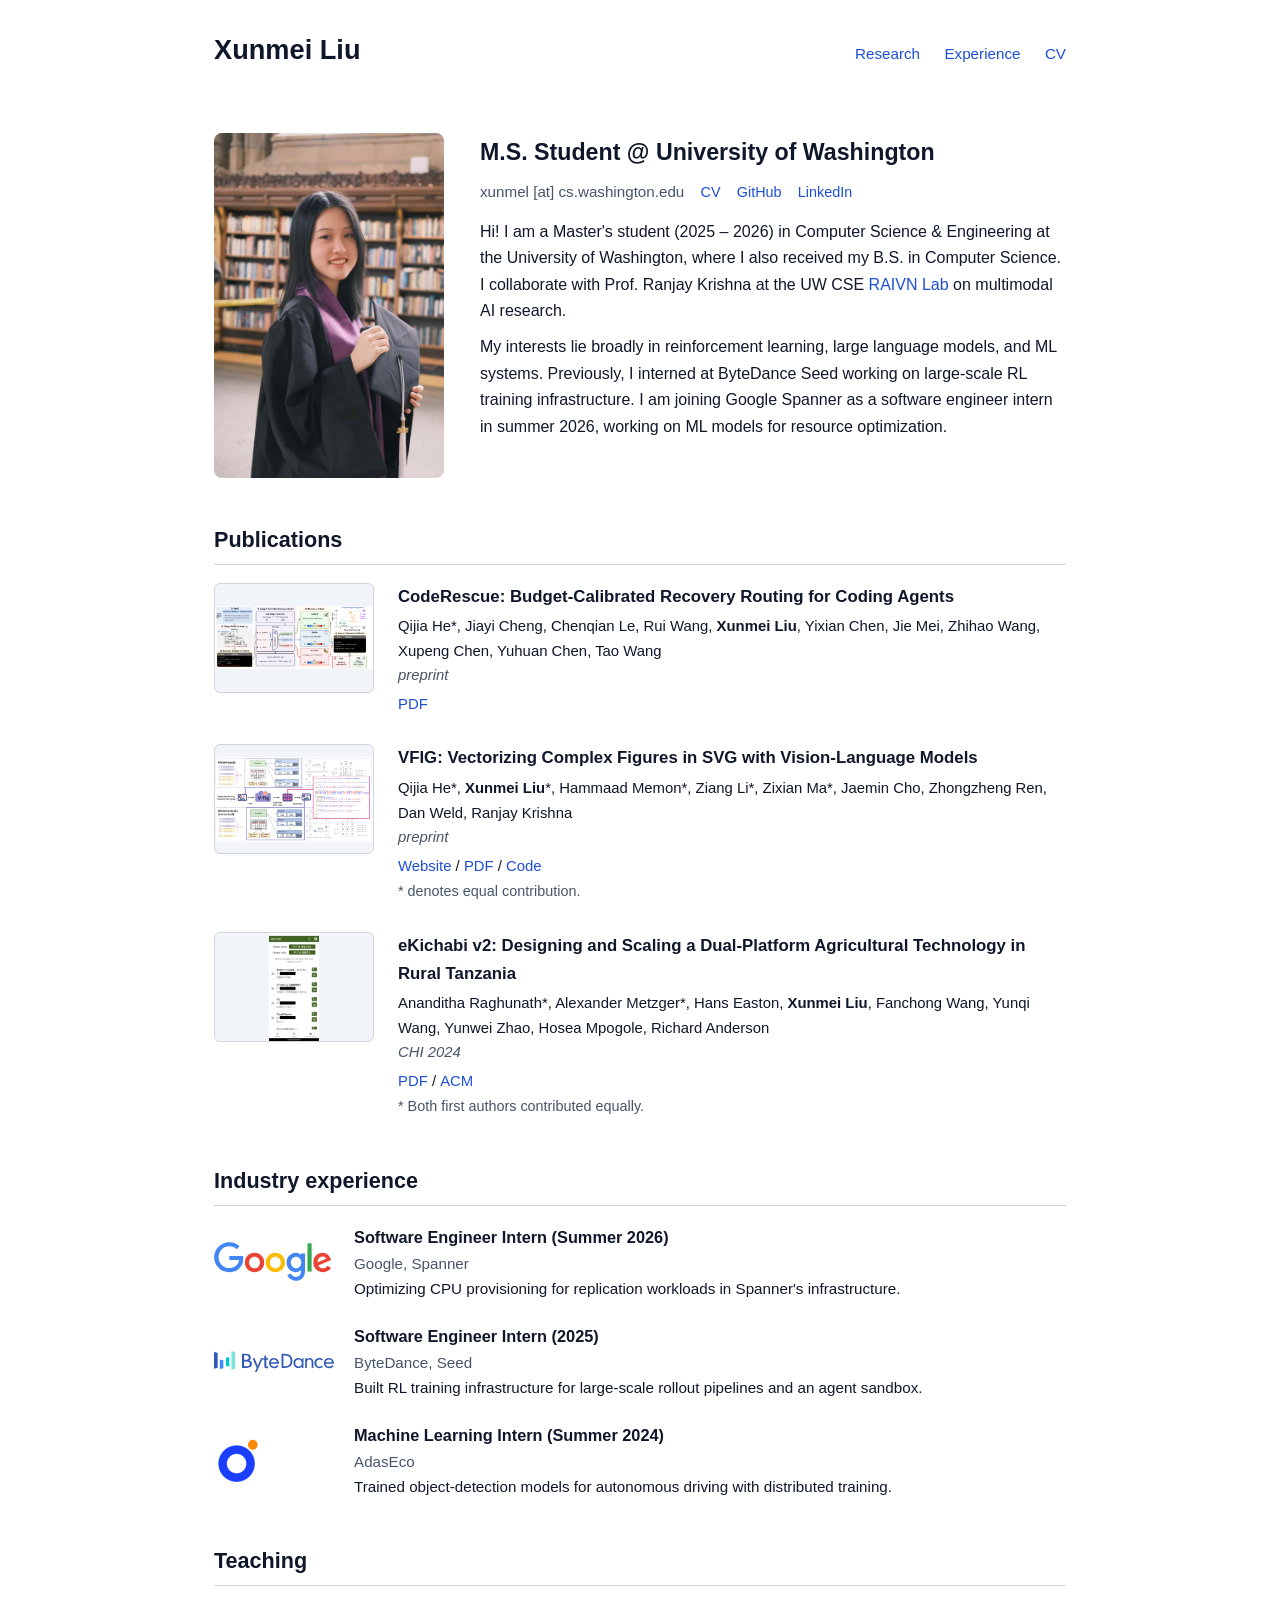
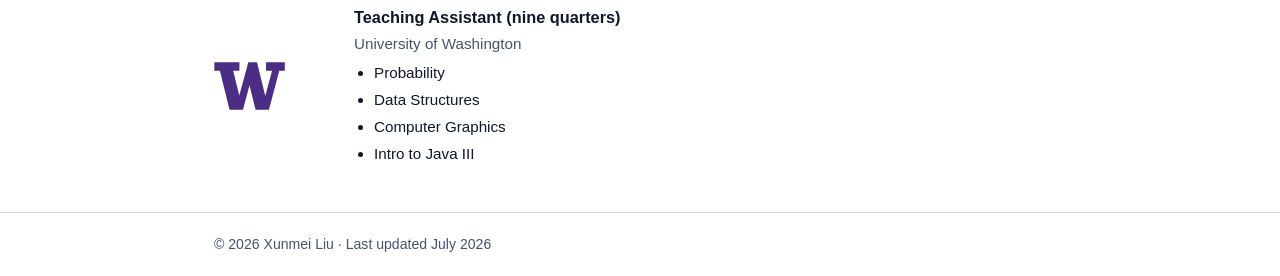
<file: index.html>
<!DOCTYPE html>
<html lang="en">
<head>
  <meta charset="UTF-8" />
  <meta name="viewport" content="width=device-width, initial-scale=1.0" />
  <title>Xunmei (May) Liu</title>
  <meta name="description" content="Xunmei (May) Liu — M.S. student in Computer Science at the University of Washington. Research in reinforcement learning, large language models, and ML systems." />
  <link rel="canonical" href="https://xunmei-liu.github.io/" />

  <!-- Open Graph / social preview -->
  <meta property="og:type" content="website" />
  <meta property="og:title" content="Xunmei (May) Liu" />
  <meta property="og:description" content="M.S. student in Computer Science at the University of Washington. Research in reinforcement learning, large language models, and ML systems." />
  <meta property="og:url" content="https://xunmei-liu.github.io/" />
  <meta property="og:image" content="https://xunmei-liu.github.io/assets/img/profile.jpg" />
  <meta name="twitter:card" content="summary" />

  <!-- Structured data: identify the person for search engines -->
  <script type="application/ld+json">
  {
    "@context": "https://schema.org",
    "@type": "Person",
    "name": "Xunmei Liu",
    "alternateName": "Xunmei (May) Liu",
    "url": "https://xunmei-liu.github.io/",
    "image": "https://xunmei-liu.github.io/assets/img/profile.jpg",
    "email": "xunmel@cs.washington.edu",
    "jobTitle": "M.S. Student in Computer Science",
    "affiliation": {
      "@type": "CollegeOrUniversity",
      "name": "University of Washington"
    },
    "alumniOf": {
      "@type": "CollegeOrUniversity",
      "name": "University of Washington"
    },
    "sameAs": [
      "https://github.com/Xunmei-liu",
      "https://www.linkedin.com/in/xunmei-liu/"
    ]
  }
  </script>

  <link rel="stylesheet" href="assets/css/style.css" />
</head>
<body>
  <header class="site-header">
    <div class="container header-inner">
      <a class="site-name" href="#">Xunmei Liu</a>
      <nav class="site-nav">
        <a href="#publications">Research</a>
        <a href="#experience">Experience</a>
        <a href="cv.html">CV</a>
      </nav>
    </div>
  </header>

  <main class="container">
    <!-- ===================== Intro ===================== -->
    <section class="intro">
      <img class="profile-photo" src="assets/img/profile.jpg" alt="Photo of Xunmei Liu" />
      <div class="intro-text">
        <h1>M.S. Student @ University of Washington</h1>
        <p class="contact-line">
          xunmel [at] cs.washington.edu
          <!-- TODO: replace # with your real profile links -->
          <a class="icon-link" href="cv.html" title="CV">CV</a>
          <a class="icon-link" href="https://github.com/Xunmei-liu" title="GitHub">GitHub</a>
          <a class="icon-link" href="https://www.linkedin.com/in/xunmei-liu/" title="LinkedIn">LinkedIn</a>
          <!-- TODO: add your Google Scholar URL if you have one, then uncomment -->
          <!-- <a class="icon-link" href="#" title="Google Scholar">Scholar</a> -->
        </p>
        <p>
          Hi! I am a Master's student (2025 – 2026) in Computer Science &amp; Engineering at the
          University of Washington, where I also received my B.S. in Computer Science.
          I collaborate with Prof. Ranjay Krishna at the UW CSE
          <a href="https://raivn.cs.washington.edu/">RAIVN Lab</a> on multimodal AI research.
        </p>
        <p>
          My interests lie broadly in reinforcement learning, large language models, and
          ML systems. Previously, I interned at ByteDance Seed working on
          large-scale RL training infrastructure. I am joining Google Spanner as a software
          engineer intern in summer 2026, working on ML models for resource optimization.
        </p>
      </div>
    </section>

    <!-- ===================== Publications ===================== -->
    <section id="publications">
      <h2>Publications</h2>

      <div class="pub">
        <img class="pub-thumb" src="assets/img/coderescue.png" alt="CodeRescue teaser figure" />
        <div class="pub-body">
          <h3>CodeRescue: Budget-Calibrated Recovery Routing for Coding Agents</h3>
          <p class="pub-authors">
            Qijia He*, Jiayi Cheng, Chenqian Le, Rui Wang, <b>Xunmei Liu</b>, Yixian Chen,
            Jie Mei, Zhihao Wang, Xupeng Chen, Yuhuan Chen, Tao Wang
          </p>
          <p class="pub-venue">preprint</p>
          <p class="pub-links">
            <a href="https://arxiv.org/abs/2607.19338">PDF</a>
          </p>
        </div>
      </div>

      <div class="pub">
        <img class="pub-thumb" src="assets/img/vfig_teaser.png" alt="VFIG teaser figure" />
        <div class="pub-body">
          <h3>VFIG: Vectorizing Complex Figures in SVG with Vision-Language Models</h3>
          <p class="pub-authors">
            Qijia He*, <b>Xunmei Liu</b>*, Hammaad Memon*, Ziang Li*, Zixian Ma*, Jaemin Cho,
            Zhongzheng Ren, Dan Weld, Ranjay Krishna
          </p>
          <p class="pub-venue">preprint</p>
          <p class="pub-links">
            <a href="https://vfig-proj.github.io/">Website</a> /
            <a href="https://arxiv.org/abs/2603.24575">PDF</a> /
            <a href="https://github.com/RAIVNLab/VFig">Code</a>
          </p>
          <p class="pub-note">* denotes equal contribution.</p>
        </div>
      </div>

      <div class="pub">
        <img class="pub-thumb" src="assets/img/ekichabi.png" alt="eKichabi v2 app screenshot" />
        <div class="pub-body">
          <h3>eKichabi v2: Designing and Scaling a Dual-Platform Agricultural Technology in Rural Tanzania</h3>
          <p class="pub-authors">
            Ananditha Raghunath*, Alexander Metzger*, Hans Easton, <b>Xunmei Liu</b>,
            Fanchong Wang, Yunqi Wang, Yunwei Zhao, Hosea Mpogole, Richard Anderson
          </p>
          <p class="pub-venue">CHI 2024</p>
          <p class="pub-links">
            <a href="https://arxiv.org/abs/2403.09980">PDF</a> /
            <a href="https://dl.acm.org/doi/full/10.1145/3613904.3642099">ACM</a>
          </p>
          <p class="pub-note">* Both first authors contributed equally.</p>
        </div>
      </div>
    </section>

    <!-- ===================== Experience ===================== -->
    <section id="experience">
      <h2>Industry experience</h2>

      <div class="job">
        <img class="job-logo" src="assets/img/logo_google.svg" alt="Google logo" />
        <div class="job-body">
          <p class="job-title">Software Engineer Intern (Summer 2026)</p>
          <p class="job-group">Google, Spanner</p>
          <p class="job-desc">Optimizing CPU provisioning for replication workloads in Spanner's infrastructure.</p>
        </div>
      </div>

      <div class="job">
        <img class="job-logo" src="assets/img/logo_bytedance.svg" alt="ByteDance logo" />
        <div class="job-body">
          <p class="job-title">Software Engineer Intern (2025)</p>
          <p class="job-group">ByteDance, Seed</p>
          <p class="job-desc">Built RL training infrastructure for large-scale rollout pipelines and an agent sandbox.</p>
        </div>
      </div>

      <div class="job">
        <img class="job-logo job-logo--square" src="assets/img/logo_adaseco_sq.png" alt="AdasEco logo" />
        <div class="job-body">
          <p class="job-title">Machine Learning Intern (Summer 2024)</p>
          <p class="job-group">AdasEco</p>
          <p class="job-desc">Trained object-detection models for autonomous driving with distributed training.</p>
        </div>
      </div>
    </section>

    <!-- ===================== Teaching ===================== -->
    <section id="teaching">
      <h2>Teaching</h2>
      <div class="job">
        <img class="job-logo job-logo--square" src="assets/img/logo_uw.svg" alt="University of Washington logo" />
        <div class="job-body">
          <p class="job-title">Teaching Assistant (nine quarters)</p>
          <p class="job-group">University of Washington</p>
          <ul class="course-list">
            <li>Probability</li>
            <li>Data Structures</li>
            <li>Computer Graphics</li>
            <li>Intro to Java III</li>
          </ul>
        </div>
      </div>
    </section>
  </main>

  <footer class="site-footer">
    <div class="container">
      <p>© 2026 Xunmei Liu · Last updated July 2026</p>
    </div>
  </footer>
</body>
</html>
</file>
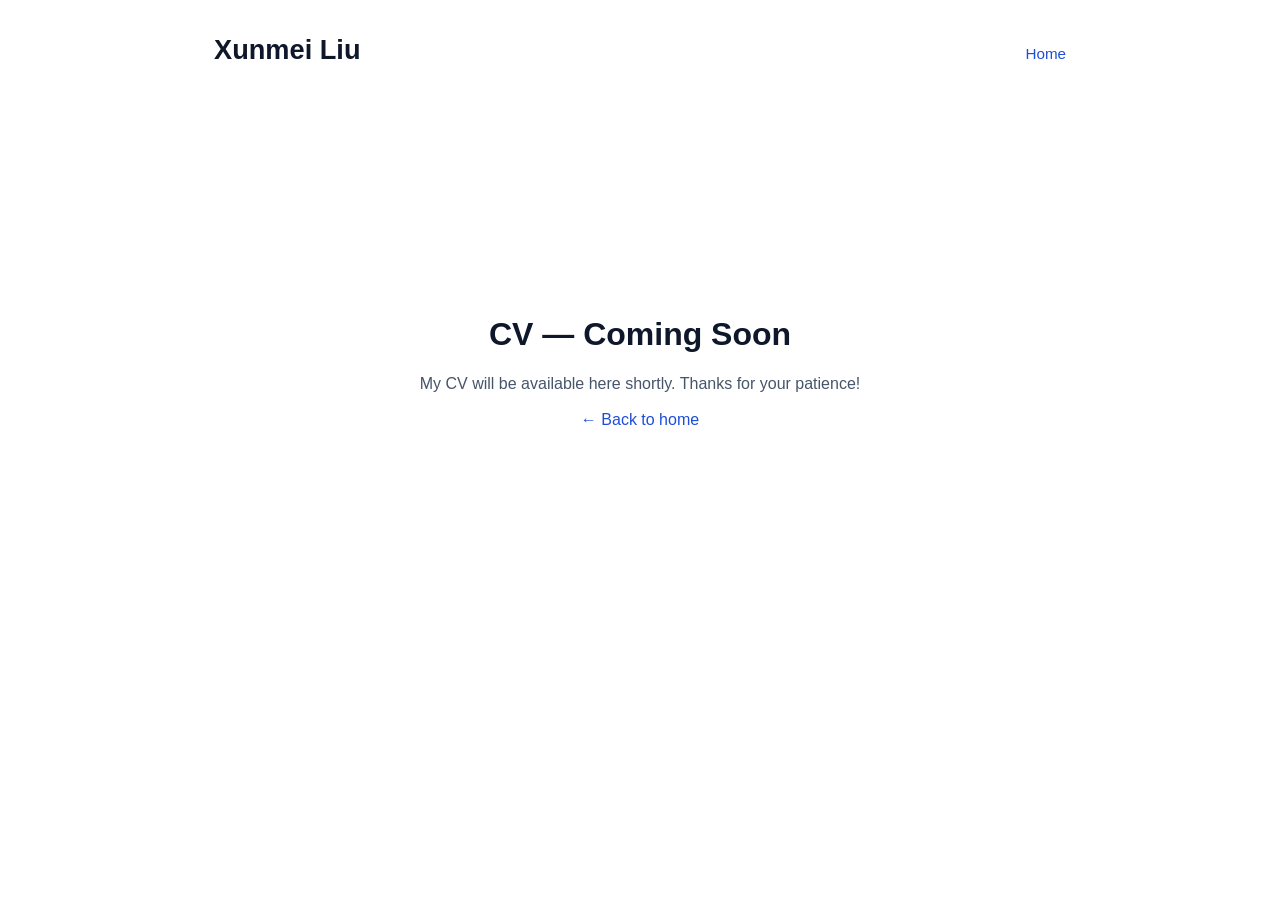
<file: cv.html>
<!DOCTYPE html>
<html lang="en">
<head>
  <meta charset="UTF-8" />
  <meta name="viewport" content="width=device-width, initial-scale=1.0" />
  <title>CV — Coming Soon · Xunmei Liu</title>
  <link rel="stylesheet" href="assets/css/style.css" />
  <style>
    .coming-soon {
      min-height: 60vh;
      display: flex;
      flex-direction: column;
      align-items: center;
      justify-content: center;
      text-align: center;
      gap: 10px;
    }
    .coming-soon h1 { font-size: 2rem; }
    .coming-soon p { color: var(--muted); }
  </style>
</head>
<body>
  <header class="site-header">
    <div class="container header-inner">
      <a class="site-name" href="index.html">Xunmei Liu</a>
      <nav class="site-nav">
        <a href="index.html">Home</a>
      </nav>
    </div>
  </header>

  <main class="container">
    <div class="coming-soon">
      <h1>CV — Coming Soon</h1>
      <p>My CV will be available here shortly. Thanks for your patience!</p>
      <p><a href="index.html">← Back to home</a></p>
    </div>
  </main>
</body>
</html>
</file>
<file: assets/css/style.css>
:root {
  --text: #0f172a;
  --muted: #475569;
  --link: #1d4ed8;
  --border: #d1d5db;
  --bg: #ffffff;
  --accent-bg: #f1f5f9;
}

* { box-sizing: border-box; margin: 0; padding: 0; }

body {
  font-family: -apple-system, BlinkMacSystemFont, "Segoe UI", Roboto, Helvetica, Arial, sans-serif;
  color: var(--text);
  background: var(--bg);
  line-height: 1.65;
  font-size: 16px;
}

.container {
  max-width: 900px;
  margin: 0 auto;
  padding: 0 24px;
}

a { color: var(--link); text-decoration: none; font-weight: 500; }
a:hover { text-decoration: underline; }

/* ---------- Header ---------- */
.site-header {
  padding: 28px 0;
}

.header-inner {
  display: flex;
  justify-content: space-between;
  align-items: baseline;
}

.site-name {
  font-size: 1.7rem;
  font-weight: 700;
  color: var(--text);
}

.site-nav a {
  margin-left: 20px;
  font-size: 0.95rem;
}

/* ---------- Intro ---------- */
.intro {
  display: flex;
  gap: 36px;
  align-items: flex-start;
  margin: 32px 0 16px;
}

.profile-photo {
  width: 230px;
  border-radius: 8px;
  flex-shrink: 0;
  object-fit: cover;
}

.intro-text h1 {
  font-size: 1.45rem;
  font-weight: 650;
  margin-bottom: 8px;
}

.contact-line {
  color: var(--muted);
  margin-bottom: 14px;
  font-size: 0.95rem;
}

.icon-link {
  margin-left: 12px;
  font-size: 0.9rem;
}

.intro-text p + p { margin-top: 10px; }

/* ---------- Sections ---------- */
section { margin: 44px 0; }

h2 {
  font-size: 1.35rem;
  font-weight: 700;
  margin-bottom: 18px;
  padding-bottom: 6px;
  border-bottom: 1px solid var(--border);
}

/* ---------- News ---------- */
.news-list {
  list-style: none;
}

.news-list li {
  margin-bottom: 8px;
  padding-left: 4px;
}

/* ---------- Publications ---------- */
.pub {
  display: flex;
  gap: 24px;
  margin-bottom: 28px;
  align-items: flex-start;
}

.pub-thumb {
  width: 160px;
  height: 110px;
  flex-shrink: 0;
  border-radius: 6px;
  object-fit: contain;
  background: var(--accent-bg);
  border: 1px solid var(--border);
}

.pub-thumb.placeholder {
  background: var(--accent-bg);
  border: 1px solid var(--border);
  display: flex;
  align-items: center;
  justify-content: center;
  color: var(--muted);
  font-weight: 600;
  font-size: 0.9rem;
}

.pub-body h3 {
  font-size: 1.05rem;
  font-weight: 650;
  margin-bottom: 4px;
}

.pub-authors { font-size: 0.93rem; }
.pub-venue { font-size: 0.93rem; color: var(--muted); font-style: italic; }
.pub-note { font-size: 0.9rem; color: var(--muted); margin-top: 2px; }
.pub-links { font-size: 0.93rem; margin-top: 4px; }

/* ---------- Experience ---------- */
.exp { margin-bottom: 24px; }

.exp-header {
  display: flex;
  justify-content: space-between;
  align-items: baseline;
  flex-wrap: wrap;
}

.exp-header h3 { font-size: 1.05rem; font-weight: 650; }

.exp-date { color: var(--muted); font-size: 0.9rem; }

.exp-role {
  color: var(--muted);
  font-size: 0.93rem;
  margin-bottom: 6px;
}

.exp ul { padding-left: 22px; }
.exp li { margin-bottom: 4px; font-size: 0.95rem; }

/* ---------- Industry experience ---------- */
.job {
  display: flex;
  gap: 20px;
  align-items: center;
  margin-bottom: 22px;
}

.job-logo {
  width: 120px;
  max-height: 40px;
  flex-shrink: 0;
  object-fit: contain;
  object-position: left center;
}

.job-logo--square {
  max-height: 48px;
}

.job-title { font-weight: 650; font-size: 1.02rem; }
.job-group { color: var(--muted); font-size: 0.95rem; }
.job-desc { font-size: 0.95rem; }

.course-list {
  margin-top: 4px;
  padding-left: 20px;
}
.course-list li { font-size: 0.95rem; margin-bottom: 2px; }

/* ---------- Footer ---------- */
.site-footer {
  border-top: 1px solid var(--border);
  padding: 20px 0;
  margin-top: 40px;
  color: var(--muted);
  font-size: 0.88rem;
}

/* ---------- Mobile ---------- */
@media (max-width: 700px) {
  .intro { flex-direction: column; align-items: center; text-align: left; }
  .profile-photo { width: 200px; }
  .pub { flex-direction: column; }
  .pub-thumb { width: 100%; height: 140px; }
  .header-inner { flex-direction: column; gap: 8px; }
  .site-nav a { margin-left: 0; margin-right: 16px; }
}
</file>
